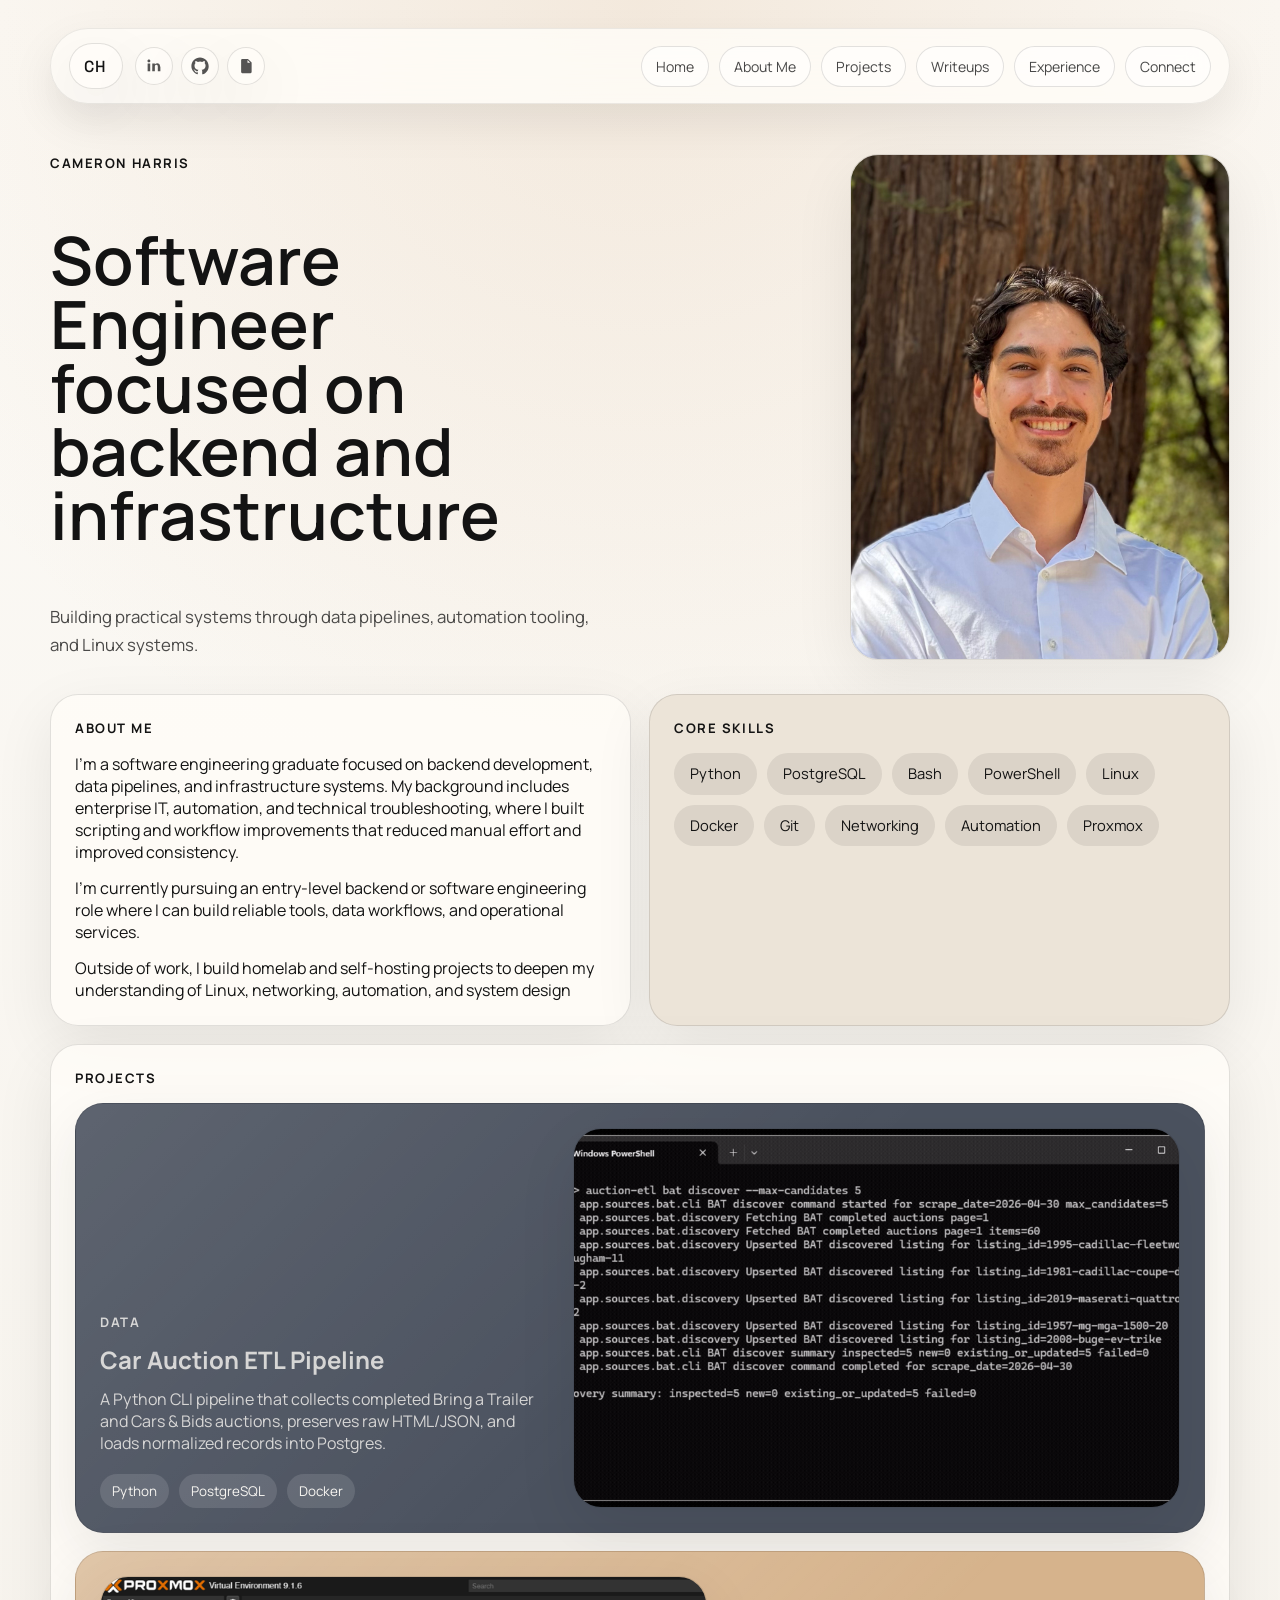
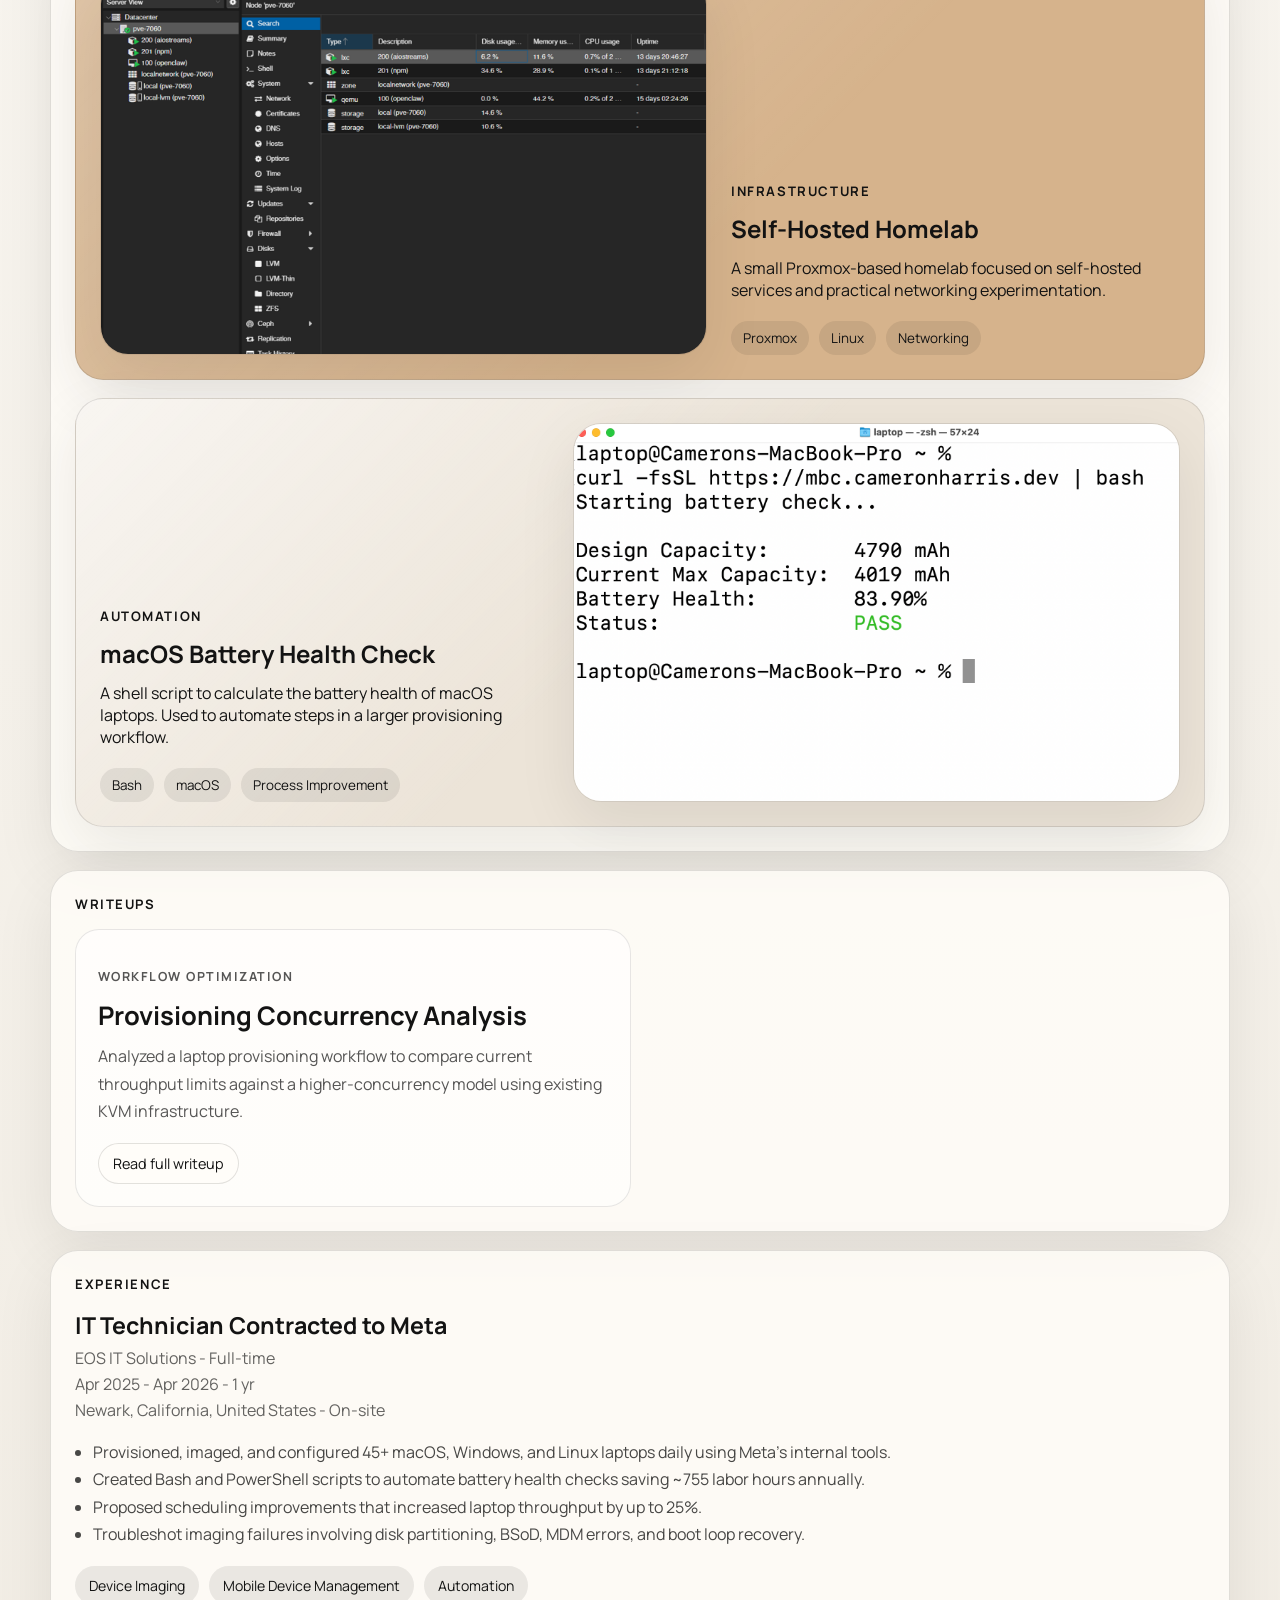
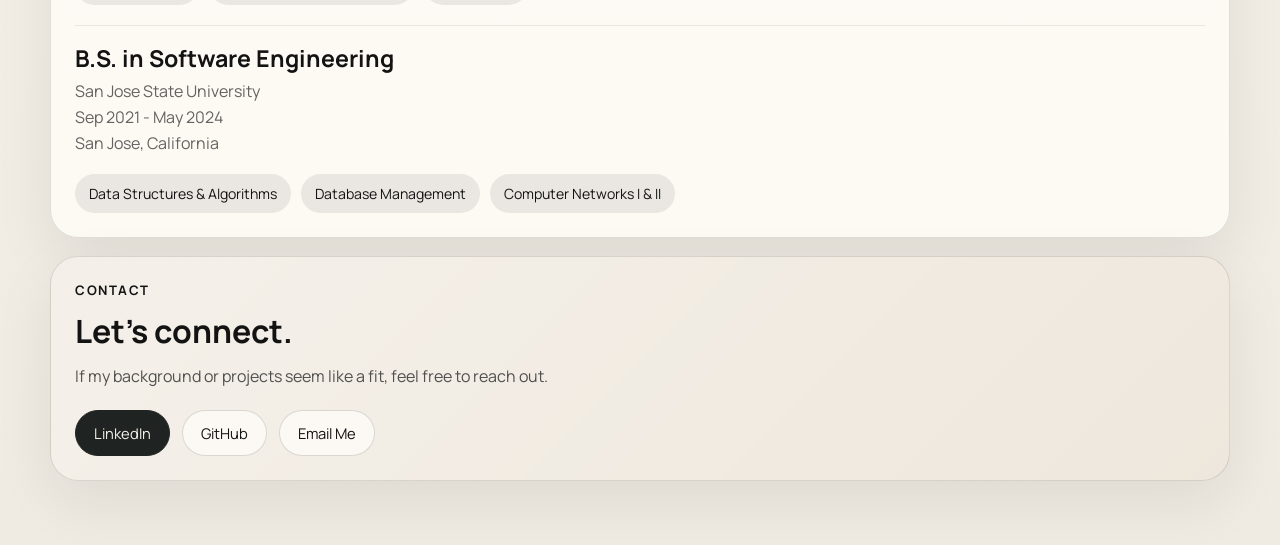
<file: index.html>
<!DOCTYPE html>
<html lang="en">
<head>
  <meta charset="UTF-8">
  <meta name="viewport" content="width=device-width, initial-scale=1.0">
  <title>Cameron Harris</title>
  <link rel="icon" type="image/svg+xml" href="images/favicon.svg">
  <link rel="preconnect" href="https://fonts.googleapis.com">
  <link rel="preconnect" href="https://fonts.gstatic.com" crossorigin>
  <link href="https://fonts.googleapis.com/css2?family=Cormorant+Garamond:wght@500;600&family=DM+Sans:wght@400;500;700&family=Manrope:wght@400;500;600;700&family=Space+Grotesk:wght@400;500;700&display=swap" rel="stylesheet">
  <link rel="stylesheet" href="styles.css">
</head>
<body class="theme-gallery">
  <main class="page-shell" id="top">
    <nav class="topbar topbar-sticky">
      <div class="brand-lockup">
        <a class="brand brand-logo" href="#top" aria-label="Home">CH</a>
        <div class="brand-socials" aria-label="Social links">
          <a class="brand-social icon-linkedin" href="https://www.linkedin.com/in/cameron-harris-937b9617b/" target="_blank" rel="noreferrer noopener" aria-label="LinkedIn">
            <svg viewBox="0 0 24 24" aria-hidden="true">
              <path d="M6.94 8.5V19H3.5V8.5h3.44ZM7.16 5.26c0 1.01-.76 1.82-1.94 1.82h-.02c-1.13 0-1.9-.81-1.9-1.82 0-1.03.79-1.82 1.94-1.82s1.89.79 1.92 1.82ZM20.5 12.58V19h-3.43v-6.02c0-1.51-.54-2.54-1.89-2.54-1.03 0-1.64.69-1.91 1.36-.1.24-.12.57-.12.91V19H9.71s.04-9.76 0-10.5h3.44v1.49c.46-.71 1.27-1.71 3.09-1.71 2.25 0 3.94 1.47 3.94 4.63Z"/>
            </svg>
          </a>
          <a class="brand-social icon-github" href="https://github.com/Cameron831" target="_blank" rel="noreferrer noopener" aria-label="GitHub">
            <svg viewBox="0 0 24 24" aria-hidden="true">
              <path d="M12 .5C5.65.5.5 5.66.5 12.02c0 5.09 3.29 9.4 7.86 10.93.57.11.78-.25.78-.55 0-.27-.01-.99-.02-1.95-3.2.7-3.88-1.54-3.88-1.54-.52-1.33-1.28-1.68-1.28-1.68-1.05-.72.08-.71.08-.71 1.16.08 1.77 1.2 1.77 1.2 1.03 1.77 2.7 1.26 3.36.97.1-.75.4-1.26.73-1.55-2.55-.29-5.23-1.28-5.23-5.68 0-1.25.45-2.27 1.19-3.07-.12-.29-.52-1.46.11-3.04 0 0 .97-.31 3.19 1.17a11.1 11.1 0 0 1 5.8 0c2.21-1.48 3.18-1.17 3.18-1.17.64 1.58.24 2.75.12 3.04.74.8 1.18 1.82 1.18 3.07 0 4.41-2.68 5.38-5.24 5.67.41.36.78 1.08.78 2.18 0 1.58-.02 2.85-.02 3.24 0 .3.2.67.79.55 4.56-1.53 7.84-5.84 7.84-10.93C23.5 5.66 18.35.5 12 .5Z"/>
            </svg>
          </a>
          <a class="brand-social icon-resume" href="resume.pdf" target="_blank" rel="noopener noreferrer" aria-label="Resume">
            <svg viewBox="0 0 24 24" aria-hidden="true">
              <path d="M7 2.5h7.59L19.5 7.41V20a1.5 1.5 0 0 1-1.5 1.5H7A1.5 1.5 0 0 1 5.5 20V4A1.5 1.5 0 0 1 7 2.5Zm7 1.5v3.5h3.5L14 4Zm-5 8h6v1.5H9V12Zm0 3h6v1.5H9V15Zm0-6h3.5v1.5H9V9Z"/>
            </svg>
          </a>
        </div>
      </div>
      <div class="topbar-actions">
        <a class="topbar-button" href="#top">Home</a>
        <a class="topbar-button" href="#about-me">About Me</a>
        <a class="topbar-button" href="#projects">Projects</a>
        <a class="topbar-button" href="#writeups">Writeups</a>
        <a class="topbar-button" href="#experience">Experience</a>
        <a class="topbar-button" href="#contact">Connect</a>
      </div>
    </nav>

    <section class="hero hero-gallery hero-gallery-deep">
      <div class="hero-gallery-copy">
        <p class="eyebrow">Cameron Harris</p>
        <h1>Software Engineer focused on backend and infrastructure</h1>
        <p class="hero-note hero-gallery-text">
          Building practical systems through data pipelines, automation tooling, and Linux systems.
        </p>
      </div>
      <div class="hero-headshot">
        <img class="hero-headshot-image" src="images/2026-portrait.png" alt="Portrait of Cameron Harris">
      </div>
    </section>

    <section class="gallery-intro-grid" id="about-me">
      <article class="intro-panel">
        <p class="section-label">About Me</p>
        <div class="about-copy">
          <p>
            I'm a software engineering graduate focused on backend development, data pipelines, and infrastructure systems. My background includes enterprise IT, automation, and technical troubleshooting, where I built scripting and workflow improvements that reduced manual effort and improved consistency.
          </p>
          <p>
            I'm currently pursuing an entry-level backend or software engineering role where I can build reliable tools, data workflows, and operational services.
          </p>
          <p>
            Outside of work, I build homelab and self-hosting projects to deepen my understanding of Linux, networking, automation, and system design
          </p>
        </div>
      </article>

      <article class="intro-panel intro-panel-alt">
        <p class="section-label">Core Skills</p>
        <div class="skills-cloud">
          <span>Python</span>
          <span>PostgreSQL</span>
          <span>Bash</span>
          <span>PowerShell</span>
          <span>Linux</span>
          <span>Docker</span>
          <span>Git</span>
          <span>Networking</span>
          <span>Automation</span>
          <span>Proxmox</span>
        </div>
      </article>
    </section>

    <section class="projects-section" id="projects">
      <article class="projects-panel">
        <p class="section-label">Projects</p>
        <div class="gallery-projects">
          <a class="project-showcase reversed tile-slate project-card-link" href="https://github.com/Cameron831/car-auction-etl" target="_blank" rel="noreferrer noopener" aria-label="View Car Auction ETL Pipeline on GitHub">
            <div class="project-media">
              <img class="project-image" src="images/etl-demo.gif" alt="Car Auction ETL pipeline demo">
            </div>
            <div class="tile-content">
              <p class="section-label">Data</p>
              <h2>Car Auction ETL Pipeline</h2>
              <p>A Python CLI pipeline that collects completed Bring a Trailer and Cars &amp; Bids auctions, preserves raw HTML/JSON, and loads normalized records into Postgres.</p>
              <div class="project-meta light">
                <span>Python</span>
                <span>PostgreSQL</span>
                <span>Docker</span>
              </div>
            </div>
          </a>

          <a class="project-showcase tile-amber project-card-link" href="https://github.com/Cameron831/mochiko-homelab" target="_blank" rel="noreferrer noopener" aria-label="View Self-Hosted Homelab on GitHub">
            <div class="project-media">
              <img class="project-image" src="images/proxmox.png" alt="Proxmox homelab dashboard screenshot">
            </div>
            <div class="tile-content">
              <p class="section-label">Infrastructure</p>
              <h2>Self-Hosted Homelab</h2>
              <p>A small Proxmox-based homelab focused on self-hosted services and practical networking experimentation.</p>
              <div class="project-meta">
                <span>Proxmox</span>
                <span>Linux</span>
                <span>Networking</span>
              </div>
            </div>
          </a>

          <a class="project-showcase reversed tile-ivory project-card-link" href="https://github.com/Cameron831/Mac-battery-health" target="_blank" rel="noreferrer noopener" aria-label="View MacOS Battery Health Check on GitHub">
            <div class="project-media">
              <img class="project-image" src="images/mac-battery-check.png" alt="MacOS battery health check script screenshot">
            </div>
            <div class="tile-content">
              <p class="section-label">Automation</p>
              <h2>macOS Battery Health Check</h2>
              <p>A shell script to calculate the battery health of macOS laptops. Used to automate steps in a larger provisioning workflow.</p>
              <div class="project-meta">
                <span>Bash</span>
                <span>macOS</span>
                <span>Process Improvement</span>
              </div>
            </div>
          </a>

        </div>
      </article>
    </section>

    <section class="writeups-section" id="writeups">
      <article class="writeups-panel">
        <p class="section-label">Writeups</p>
        <div class="writeups-grid">
          <article class="writeup-card">
            <p class="writeup-label">Workflow Optimization</p>
            <h2>Provisioning Concurrency Analysis</h2>
            <p>
              Analyzed a laptop provisioning workflow to compare current throughput limits against a higher-concurrency model using existing KVM infrastructure.
            </p>
            <a class="writeup-link" href="writeups/provisioning-concurrency-analysis.html">Read full writeup</a>
          </article>
        </div>
      </article>
    </section>

    <section class="experience-section" id="experience">
      <article class="experience-panel">
        <p class="section-label">Experience</p>

        <div class="experience-list">
          <article class="experience-item">
            <div class="experience-header">
              <div>
                <h2>IT Technician Contracted to Meta</h2>
                <p class="experience-meta">EOS IT Solutions - Full-time</p>
                <p class="experience-meta">Apr 2025 - Apr 2026 - 1 yr</p>
                <p class="experience-meta">Newark, California, United States - On-site</p>
              </div>
            </div>
            <ul class="experience-bullets">
              <li>Provisioned, imaged, and configured 45+ macOS, Windows, and Linux laptops daily using Meta's internal tools.</li>
              <li>Created Bash and PowerShell scripts to automate battery health checks saving ~755 labor hours annually.</li>
              <li>Proposed scheduling improvements that increased laptop throughput by up to 25%.</li>
              <li>Troubleshot imaging failures involving disk partitioning, BSoD, MDM errors, and boot loop recovery.</li>
            </ul>
            <div class="experience-tags">
              <span>Device Imaging</span>
              <span>Mobile Device Management</span>
              <span>Automation</span>
            </div>
          </article>

          <article class="experience-item">
            <div class="experience-header">
              <div>
                <h2>B.S. in Software Engineering</h2>
                <p class="experience-meta">San Jose State University</p>
                <p class="experience-meta">Sep 2021 - May 2024</p>
                <p class="experience-meta">San Jose, California</p>
              </div>
            </div>
            <div class="experience-tags">
              <span>Data Structures &amp; Algorithms</span>
              <span>Database Management</span>
              <span>Computer Networks I &amp; II</span>
            </div>
          </article>
        </div>
      </article>
    </section>

    <section class="contact-section" id="contact">
      <article class="contact-panel">
        <p class="section-label">Contact</p>
        <h2>Let's connect.</h2>
        <p class="contact-copy">
          If my background or projects seem like a fit, feel free to reach out.
        </p>
        <div class="contact-actions">
          <a class="contact-link primary" href="https://www.linkedin.com/in/cameron-harris-937b9617b/" target="_blank" rel="noreferrer noopener">LinkedIn</a>
          <a class="contact-link" href="https://github.com/Cameron831" target="_blank" rel="noreferrer noopener">GitHub</a>
          <a class="contact-link" href="mailto:me@cameronharris.dev">Email Me</a>
        </div>
      </article>
    </section>
  </main>
</body>
</html>
</file>
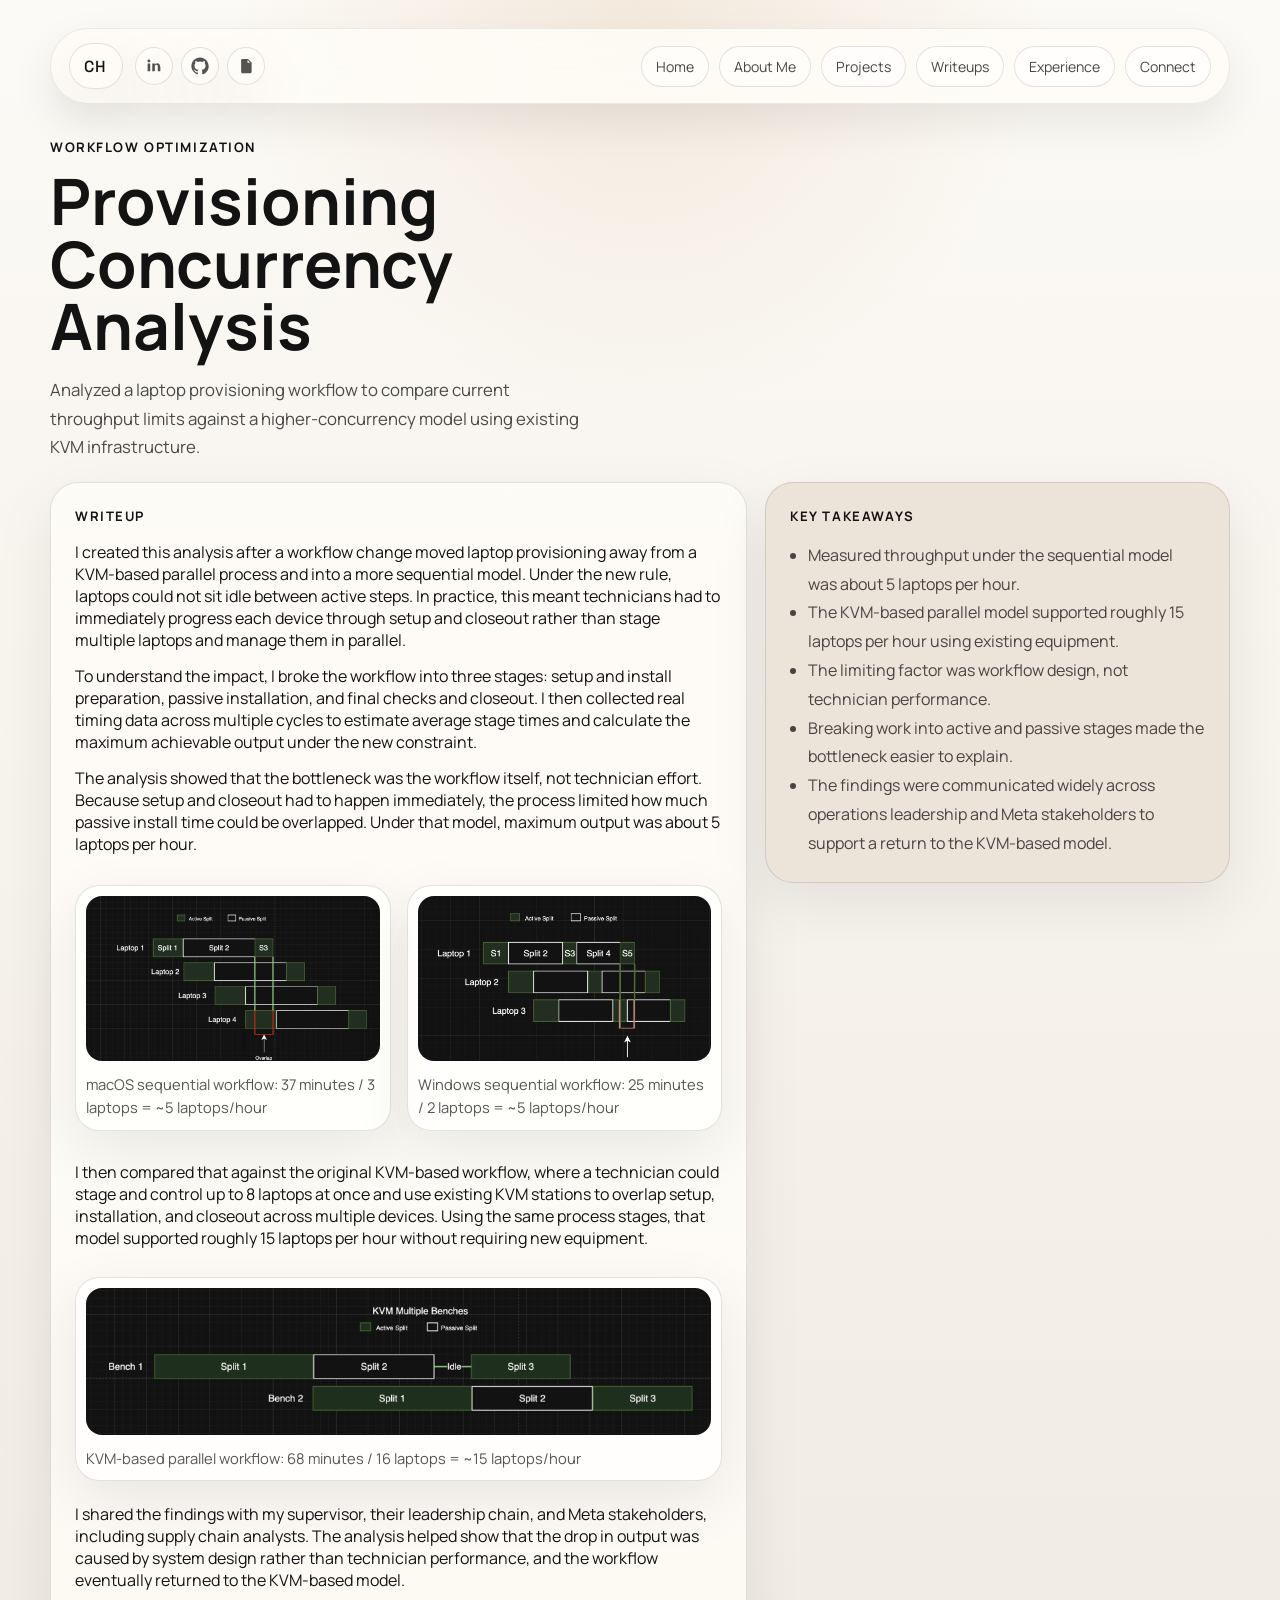
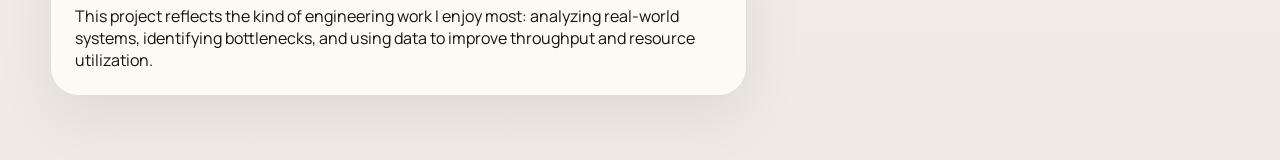
<file: writeups/provisioning-concurrency-analysis.html>
<!DOCTYPE html>
<html lang="en">
<head>
  <meta charset="UTF-8">
  <meta name="viewport" content="width=device-width, initial-scale=1.0">
  <title>Provisioning Concurrency Analysis | Cameron Harris</title>
  <meta name="description" content="Workflow optimization writeup by Cameron Harris on provisioning concurrency, overlap, and repeated process efficiency.">
  <link rel="icon" type="image/svg+xml" href="../images/favicon.svg">
  <link rel="preconnect" href="https://fonts.googleapis.com">
  <link rel="preconnect" href="https://fonts.gstatic.com" crossorigin>
  <link href="https://fonts.googleapis.com/css2?family=Cormorant+Garamond:wght@500;600&family=DM+Sans:wght@400;500;700&family=Manrope:wght@400;500;600;700&family=Space+Grotesk:wght@400;500;700&display=swap" rel="stylesheet">
  <link rel="stylesheet" href="../styles.css">
</head>
<body class="theme-gallery">
  <main class="page-shell">
    <nav class="topbar topbar-sticky">
      <div class="brand-lockup">
        <a class="brand brand-logo" href="../index.html#top" aria-label="Home">CH</a>
        <div class="brand-socials" aria-label="Social links">
          <a class="brand-social icon-linkedin" href="https://www.linkedin.com/in/cameron-harris-937b9617b/" target="_blank" rel="noreferrer noopener" aria-label="LinkedIn">
            <svg viewBox="0 0 24 24" aria-hidden="true">
              <path d="M6.94 8.5V19H3.5V8.5h3.44ZM7.16 5.26c0 1.01-.76 1.82-1.94 1.82h-.02c-1.13 0-1.9-.81-1.9-1.82 0-1.03.79-1.82 1.94-1.82s1.89.79 1.92 1.82ZM20.5 12.58V19h-3.43v-6.02c0-1.51-.54-2.54-1.89-2.54-1.03 0-1.64.69-1.91 1.36-.1.24-.12.57-.12.91V19H9.71s.04-9.76 0-10.5h3.44v1.49c.46-.71 1.27-1.71 3.09-1.71 2.25 0 3.94 1.47 3.94 4.63Z"/>
            </svg>
          </a>
          <a class="brand-social icon-github" href="https://github.com/Cameron831" target="_blank" rel="noreferrer noopener" aria-label="GitHub">
            <svg viewBox="0 0 24 24" aria-hidden="true">
              <path d="M12 .5C5.65.5.5 5.66.5 12.02c0 5.09 3.29 9.4 7.86 10.93.57.11.78-.25.78-.55 0-.27-.01-.99-.02-1.95-3.2.7-3.88-1.54-3.88-1.54-.52-1.33-1.28-1.68-1.28-1.68-1.05-.72.08-.71.08-.71 1.16.08 1.77 1.2 1.77 1.2 1.03 1.77 2.7 1.26 3.36.97.1-.75.4-1.26.73-1.55-2.55-.29-5.23-1.28-5.23-5.68 0-1.25.45-2.27 1.19-3.07-.12-.29-.52-1.46.11-3.04 0 0 .97-.31 3.19 1.17a11.1 11.1 0 0 1 5.8 0c2.21-1.48 3.18-1.17 3.18-1.17.64 1.58.24 2.75.12 3.04.74.8 1.18 1.82 1.18 3.07 0 4.41-2.68 5.38-5.24 5.67.41.36.78 1.08.78 2.18 0 1.58-.02 2.85-.02 3.24 0 .3.2.67.79.55 4.56-1.53 7.84-5.84 7.84-10.93C23.5 5.66 18.35.5 12 .5Z"/>
            </svg>
          </a>
          <a class="brand-social icon-resume" href="../resume.pdf" aria-label="Resume">
            <svg viewBox="0 0 24 24" aria-hidden="true">
              <path d="M7 2.5h7.59L19.5 7.41V20a1.5 1.5 0 0 1-1.5 1.5H7A1.5 1.5 0 0 1 5.5 20V4A1.5 1.5 0 0 1 7 2.5Zm7 1.5v3.5h3.5L14 4Zm-5 8h6v1.5H9V12Zm0 3h6v1.5H9V15Zm0-6h3.5v1.5H9V9Z"/>
            </svg>
          </a>
        </div>
      </div>
      <div class="topbar-actions">
        <a class="topbar-button" href="../index.html#top">Home</a>
        <a class="topbar-button" href="../index.html#about-me">About Me</a>
        <a class="topbar-button" href="../index.html#projects">Projects</a>
        <a class="topbar-button" href="../index.html#writeups">Writeups</a>
        <a class="topbar-button" href="../index.html#experience">Experience</a>
        <a class="topbar-button" href="../index.html#contact">Connect</a>
      </div>
    </nav>

    <a class="topbar-mobile-back" href="../index.html#writeups">&lsaquo; Writeups</a>
    <section class="writeup-page-hero">
      <p class="eyebrow">Workflow Optimization</p>
      <h1>Provisioning Concurrency Analysis</h1>
      <p class="hero-note hero-gallery-text">
        Analyzed a laptop provisioning workflow to compare current throughput limits against a higher-concurrency model using existing KVM infrastructure.
      </p>
    </section>

    <section class="writeup-page-layout">
      <article class="writeup-page-panel">
        <p class="section-label">Writeup</p>
        <div class="about-copy">
          <p>
            I created this analysis after a workflow change moved laptop provisioning away from a KVM-based parallel process and into a more sequential model. Under the new rule, laptops could not sit idle between active steps. In practice, this meant technicians had to immediately progress each device through setup and closeout rather than stage multiple laptops and manage them in parallel.
          </p>
          <p>
            To understand the impact, I broke the workflow into three stages: setup and install preparation, passive installation, and final checks and closeout. I then collected real timing data across multiple cycles to estimate average stage times and calculate the maximum achievable output under the new constraint.
          </p>
          <p>
            The analysis showed that the bottleneck was the workflow itself, not technician effort. Because setup and closeout had to happen immediately, the process limited how much passive install time could be overlapped. Under that model, maximum output was about 5 laptops per hour.
          </p>
          <div class="writeup-figure-grid">
            <figure class="writeup-figure">
              <img src="../images/mac-schedule.png" alt="Schedule diagram for the macOS provisioning workflow">
              <figcaption>macOS sequential workflow: 37 minutes / 3 laptops = ~5 laptops/hour</figcaption>
            </figure>
            <figure class="writeup-figure">
              <img src="../images/windows-schedule.png" alt="Schedule diagram for the Windows provisioning workflow">
              <figcaption>Windows sequential workflow: 25 minutes / 2 laptops = ~5 laptops/hour</figcaption>
            </figure>
          </div>
          <p>
            I then compared that against the original KVM-based workflow, where a technician could stage and control up to 8 laptops at once and use existing KVM stations to overlap setup, installation, and closeout across multiple devices. Using the same process stages, that model supported roughly 15 laptops per hour without requiring new equipment.
          </p>
          <figure class="writeup-figure writeup-figure-wide">
            <img src="../images/kvm-schedule.png" alt="Schedule diagram for the KVM-based parallel provisioning workflow">
            <figcaption>KVM-based parallel workflow: 68 minutes / 16 laptops = ~15 laptops/hour</figcaption>
          </figure>
          <p>
            I shared the findings with my supervisor, their leadership chain, and Meta stakeholders, including supply chain analysts. The analysis helped show that the drop in output was caused by system design rather than technician performance, and the workflow eventually returned to the KVM-based model.
          </p>
          <p>
            This project reflects the kind of engineering work I enjoy most: analyzing real-world systems, identifying bottlenecks, and using data to improve throughput and resource utilization.
          </p>
        </div>
      </article>

      <article class="writeup-page-panel writeup-page-panel-alt">
        <p class="section-label">Key Takeaways</p>
        <ul class="writeup-outline">
          <li>Measured throughput under the sequential model was about 5 laptops per hour.</li>
          <li>The KVM-based parallel model supported roughly 15 laptops per hour using existing equipment.</li>
          <li>The limiting factor was workflow design, not technician performance.</li>
          <li>Breaking work into active and passive stages made the bottleneck easier to explain.</li>
          <li>The findings were communicated widely across operations leadership and Meta stakeholders to support a return to the KVM-based model.</li>
        </ul>
      </article>
    </section>
  </main>
</body>
</html>
</file>
<file: styles.css>
:root {
  --cream: #f7f3ec;
  --paper: #fffdf8;
  --sand: #eadfce;
  --olive: #7b8369;
  --ink: #131313;
  --charcoal: #272727;
  --mist: #dce3df;
  --stone: #d3cec5;
  --slate: #32363d;
  --amber: #c69058;
  --line: rgba(19, 19, 19, 0.12);
  --shadow: 0 20px 60px rgba(19, 19, 19, 0.08);
}

* {
  box-sizing: border-box;
}

html {
  scroll-behavior: smooth;
  scroll-padding-top: 110px;
}

body {
  margin: 0;
  min-height: 100vh;
  color: var(--ink);
  background: linear-gradient(180deg, #f9f6f1 0%, #f2ede6 100%);
  font-family: "Manrope", sans-serif;
}

a {
  color: inherit;
  text-decoration: none;
}

p,
h1,
h2,
h3,
ul {
  margin: 0;
}

.gallery-page {
  background:
    radial-gradient(circle at top left, rgba(198, 144, 88, 0.18), transparent 28%),
    linear-gradient(180deg, #fbf8f3 0%, #efe8de 100%);
}

.gallery-shell,
.page-shell {
  width: min(1180px, calc(100% - 40px));
  margin: 0 auto;
  padding: 28px 0 64px;
}

.gallery-hero,
.hero,
.terminal-frame,
.split-left,
.split-right,
.editorial-grid article,
.soft-card,
.mono-panel,
.mono-stack,
.project-tile {
  animation: rise 700ms ease both;
}

.gallery-hero {
  padding: 48px 0 32px;
}

.eyebrow,
.section-label {
  letter-spacing: 0.12em;
  text-transform: uppercase;
  font-size: 0.82rem;
  font-weight: 700;
}

.gallery-hero h1,
.hero h1,
.split-left h1,
.terminal-copy h1 {
  font-size: clamp(2.35rem, 5.2vw, 4.8rem);
  line-height: 0.96;
  font-weight: 600;
  max-width: 11ch;
}

.gallery-copy,
.hero-note,
.split-left p,
.terminal-copy p,
.soft-intro p {
  max-width: 38rem;
  color: rgba(19, 19, 19, 0.76);
  font-size: 1.05rem;
  line-height: 1.7;
}

.gallery-grid {
  display: grid;
  grid-template-columns: repeat(auto-fit, minmax(220px, 1fr));
  gap: 18px;
}

.gallery-card {
  min-height: 220px;
  padding: 24px;
  border: 1px solid var(--line);
  border-radius: 28px;
  background: rgba(255, 253, 248, 0.82);
  box-shadow: var(--shadow);
  transition: transform 180ms ease, border-color 180ms ease;
}

.gallery-card:hover {
  transform: translateY(-6px);
  border-color: rgba(19, 19, 19, 0.28);
}

.gallery-number {
  display: inline-block;
  margin-bottom: 42px;
  font-size: 0.92rem;
  color: rgba(19, 19, 19, 0.55);
}

.gallery-card h2,
.feature-card h2,
.soft-card h2,
.mono-panel h2,
.split-project h2,
.project-tile h2 {
  font-size: 1.9rem;
  line-height: 1.05;
  margin-bottom: 12px;
}

.gallery-card p,
.feature-card p,
.mini-card p,
.soft-card p,
.mono-panel p,
.split-project p,
.project-tile p {
  line-height: 1.65;
  color: rgba(19, 19, 19, 0.72);
}

.topbar {
  display: flex;
  align-items: center;
  justify-content: space-between;
  gap: 18px;
  padding: 12px 0 28px;
}

.topbar-sticky {
  position: sticky;
  top: 12px;
  z-index: 20;
  padding: 14px 18px;
  margin-bottom: 24px;
  border: 1px solid rgba(19, 19, 19, 0.08);
  border-radius: 999px;
  background: rgba(255, 253, 248, 0.82);
  backdrop-filter: blur(18px);
  box-shadow: 0 18px 45px rgba(19, 19, 19, 0.08);
}

.brand,
.topbar-links,
.mono-meta,
.mono-stack ul {
  font-family: "Space Grotesk", sans-serif;
}

.brand-lockup {
  display: flex;
  align-items: center;
  gap: 12px;
}

.brand {
  font-size: 0.95rem;
  font-weight: 500;
}

.brand-logo,
.brand-social {
  display: inline-flex;
  align-items: center;
  justify-content: center;
  width: 42px;
  height: 42px;
  border-radius: 999px;
  border: 1px solid rgba(19, 19, 19, 0.12);
  background: rgba(255, 253, 248, 0.75);
  box-shadow: var(--shadow);
}

.brand-logo {
  min-width: 54px;
  height: 46px;
  padding: 0 14px;
  font-size: 1rem;
  letter-spacing: 0.08em;
}

.brand-socials {
  display: flex;
  gap: 8px;
}

.brand-social {
  width: 38px;
  height: 38px;
  color: rgba(19, 19, 19, 0.72);
}

.brand-social svg {
  width: 18px;
  height: 18px;
  fill: currentColor;
}

.topbar-links {
  display: flex;
  gap: 18px;
  color: rgba(19, 19, 19, 0.6);
  font-size: 0.9rem;
}

.topbar-actions {
  display: flex;
  align-items: center;
  gap: 10px;
  flex-wrap: wrap;
  justify-content: flex-end;
}

.topbar-button {
  display: inline-flex;
  align-items: center;
  justify-content: center;
  padding: 10px 14px;
  border-radius: 999px;
  border: 1px solid rgba(19, 19, 19, 0.12);
  background: rgba(255, 255, 255, 0.55);
  font-size: 0.88rem;
  color: rgba(19, 19, 19, 0.78);
}

.topbar-mobile-back {
  display: none;
  align-items: center;
  justify-content: center;
  width: fit-content;
  margin-top: 10px;
  margin-bottom: 0;
  padding: 9px 12px;
  border-radius: 999px;
  border: 1px solid rgba(19, 19, 19, 0.12);
  background: rgba(255, 255, 255, 0.55);
  font-size: 0.82rem;
  line-height: 1;
  color: rgba(19, 19, 19, 0.78);
  white-space: nowrap;
}

.hero {
  display: flex;
  justify-content: space-between;
  gap: 24px;
  padding: 26px 0 34px;
  align-items: end;
}

.hero-editorial h1,
.split-left h1 {
  font-family: "Cormorant Garamond", serif;
  font-weight: 600;
}

.editorial-grid {
  display: grid;
  grid-template-columns: 1.4fr 1fr 0.9fr;
  gap: 18px;
}

.editorial-grid article,
.soft-card,
.mono-panel,
.mono-stack,
.split-project,
.project-tile,
.terminal-frame {
  border-radius: 28px;
  border: 1px solid var(--line);
  box-shadow: var(--shadow);
}

.statement-card,
.mini-card,
.feature-card {
  padding: 26px;
  background: rgba(255, 253, 248, 0.88);
}

.statement-card {
  min-height: 360px;
  display: flex;
  align-items: end;
  background:
    linear-gradient(180deg, rgba(255, 255, 255, 0.3), rgba(255, 255, 255, 0.8)),
    radial-gradient(circle at top left, rgba(123, 131, 105, 0.25), transparent 35%);
}

.large-quote {
  font-family: "Cormorant Garamond", serif;
  font-size: clamp(2rem, 3vw, 3.25rem);
  line-height: 1.02;
  max-width: 10ch;
}

.warm-panel {
  background: #efe6d8;
}

.dark-panel {
  background: #1f2321;
  color: #f7f1e6;
}

.dark-panel p,
.dark-panel a {
  color: rgba(247, 241, 230, 0.8);
}

.tag-row {
  display: flex;
  flex-wrap: wrap;
  gap: 10px;
  padding: 0;
  list-style: none;
  margin-top: 18px;
}

.tag-row li {
  padding: 8px 12px;
  border-radius: 999px;
  background: rgba(19, 19, 19, 0.06);
  font-size: 0.86rem;
}

.theme-soft {
  background:
    radial-gradient(circle at top right, rgba(123, 131, 105, 0.18), transparent 26%),
    linear-gradient(180deg, #fcfaf6 0%, #efebe3 100%);
}

.hero-soft {
  align-items: center;
}

.soft-intro h1 {
  max-width: 11ch;
}

.soft-orbit {
  width: min(36vw, 340px);
  aspect-ratio: 1;
  display: grid;
  place-items: center;
  border-radius: 50%;
  background:
    radial-gradient(circle, rgba(255, 255, 255, 0.68) 0%, rgba(255, 255, 255, 0.2) 48%, transparent 49%),
    conic-gradient(from 220deg, rgba(198, 144, 88, 0.18), rgba(123, 131, 105, 0.4), rgba(220, 227, 223, 0.65), rgba(198, 144, 88, 0.18));
}

.orbit-core {
  width: 68%;
  aspect-ratio: 1;
  border-radius: 50%;
  display: grid;
  place-items: center;
  text-align: center;
  padding: 24px;
  background: rgba(255, 252, 246, 0.9);
  border: 1px solid rgba(19, 19, 19, 0.08);
}

.orbit-core span {
  font-size: 0.75rem;
  text-transform: uppercase;
  letter-spacing: 0.12em;
  color: rgba(19, 19, 19, 0.55);
}

.orbit-core strong {
  font-size: 1.35rem;
  line-height: 1.2;
  font-weight: 600;
}

.soft-project-grid {
  display: grid;
  grid-template-columns: repeat(3, 1fr);
  gap: 18px;
}

.soft-card {
  min-height: 260px;
  padding: 24px;
}

.accent-sand {
  background: #efe3d1;
}

.accent-mist {
  background: #e2e7e2;
}

.accent-ink {
  background: #e8e4de;
}

.theme-mono {
  background:
    radial-gradient(circle at top left, rgba(188, 205, 196, 0.1), transparent 20%),
    #f4f5f3;
  color: #131614;
}

.mono-topbar,
.terminal-copy,
.mono-stack,
.mono-meta {
  font-family: "Space Grotesk", sans-serif;
}

.terminal-frame {
  background: #101311;
  color: #eef2ec;
  overflow: hidden;
}

.terminal-bar {
  display: flex;
  gap: 10px;
  padding: 18px 20px 0;
}

.terminal-bar span {
  width: 11px;
  height: 11px;
  border-radius: 50%;
  background: rgba(255, 255, 255, 0.3);
}

.terminal-copy {
  padding: 28px 24px 32px;
}

.terminal-copy p {
  color: rgba(238, 242, 236, 0.72);
}

.mono-layout {
  display: grid;
  grid-template-columns: 1.35fr 0.9fr;
  gap: 18px;
  margin-top: 18px;
}

.mono-panel,
.mono-stack {
  padding: 24px;
  background: rgba(255, 255, 255, 0.64);
}

.mono-panel.subtle {
  grid-column: 1 / -1;
}

.mono-meta {
  display: flex;
  gap: 12px;
  margin-top: 18px;
  flex-wrap: wrap;
  color: rgba(19, 22, 20, 0.56);
  font-size: 0.9rem;
}

.mono-stack ul {
  padding-left: 18px;
  margin-top: 14px;
  color: rgba(19, 22, 20, 0.74);
}

.theme-split {
  background: linear-gradient(90deg, #f3ecdf 0%, #f3ecdf 45%, #1f2421 45%, #1f2421 100%);
}

.split-shell {
  min-height: 100vh;
  display: grid;
  grid-template-columns: 1fr 1fr;
}

.split-left,
.split-right {
  padding: 48px min(5vw, 48px);
}

.split-left {
  display: flex;
  flex-direction: column;
  justify-content: center;
  gap: 24px;
}

.ghost-link {
  display: inline-flex;
  width: fit-content;
  padding: 12px 16px;
  border: 1px solid rgba(19, 19, 19, 0.18);
  border-radius: 999px;
}

.split-right {
  display: flex;
  flex-direction: column;
  justify-content: center;
  gap: 18px;
  color: #f5f0e6;
}

.split-project {
  padding: 28px;
  background: rgba(255, 255, 255, 0.04);
  border-color: rgba(255, 255, 255, 0.1);
}

.split-project p,
.split-project .section-label {
  color: rgba(245, 240, 230, 0.78);
}

.project-stat {
  display: flex;
  justify-content: space-between;
  gap: 18px;
  padding-top: 24px;
  margin-top: 20px;
  border-top: 1px solid rgba(255, 255, 255, 0.12);
}

.secondary {
  background: rgba(255, 255, 255, 0.02);
}

.theme-gallery {
  background:
    radial-gradient(circle at top center, rgba(198, 144, 88, 0.16), transparent 22%),
    linear-gradient(180deg, #fcfaf6 0%, #f0ebe2 100%);
}

.hero-gallery-deep {
  align-items: stretch;
  gap: 32px;
}

.hero-gallery-copy {
  display: flex;
  flex-direction: column;
  justify-content: space-between;
  gap: 20px;
}

.hero-gallery h1 {
  max-width: 12ch;
}

.hero-gallery-text {
  max-width: 34rem;
}

.headshot-card,
.intro-panel,
.project-showcase,
.image-placeholder {
  border-radius: 28px;
  border: 1px solid var(--line);
  box-shadow: var(--shadow);
  animation: rise 700ms ease both;
}

.headshot-card {
  width: min(360px, 100%);
  padding: 18px;
  background: rgba(255, 253, 248, 0.84);
}

.hero-headshot {
  width: min(380px, 100%);
  flex-shrink: 0;
  animation: rise 700ms ease both;
}

.hero-headshot-image {
  display: block;
  width: 100%;
  min-height: 420px;
  border-radius: 28px;
  border: 1px solid var(--line);
  box-shadow: var(--shadow);
  object-fit: cover;
  object-position: center;
}

.image-placeholder {
  min-height: 280px;
  display: grid;
  place-items: center;
  background:
    linear-gradient(135deg, rgba(255, 255, 255, 0.55), rgba(255, 255, 255, 0.18)),
    repeating-linear-gradient(135deg, rgba(19, 19, 19, 0.04) 0, rgba(19, 19, 19, 0.04) 14px, transparent 14px, transparent 28px),
    #e7dfd3;
}

.image-placeholder.dark {
  background:
    linear-gradient(135deg, rgba(255, 255, 255, 0.08), rgba(255, 255, 255, 0.02)),
    repeating-linear-gradient(135deg, rgba(255, 255, 255, 0.06) 0, rgba(255, 255, 255, 0.06) 14px, transparent 14px, transparent 28px),
    #3a4049;
}

.image-placeholder span {
  font-family: "Space Grotesk", sans-serif;
  font-size: 0.82rem;
  letter-spacing: 0.12em;
  text-transform: uppercase;
  color: rgba(19, 19, 19, 0.52);
}

.image-placeholder.dark span {
  color: rgba(247, 245, 241, 0.72);
}

.hero-headshot .image-placeholder {
  min-height: 420px;
}

.gallery-intro-grid {
  display: grid;
  grid-template-columns: 1fr 1fr;
  gap: 18px;
  margin-bottom: 18px;
}

.intro-panel {
  min-height: 220px;
  padding: 24px;
  background: rgba(255, 253, 248, 0.78);
}

.about-copy {
  display: grid;
  gap: 14px;
  margin-top: 16px;
}

.skills-cloud {
  display: flex;
  flex-wrap: wrap;
  gap: 10px;
  margin-top: 16px;
}

.skills-cloud span {
  padding: 12px 16px;
  border-radius: 999px;
  background: rgba(19, 19, 19, 0.08);
  font-size: 0.92rem;
  line-height: 1.2;
}

.intro-panel-alt {
  background: #ece4d8;
}

.projects-section,
.writeups-section,
.experience-section {
  margin-top: 18px;
}

.projects-panel {
  padding: 24px;
  border-radius: 28px;
  border: 1px solid var(--line);
  background: rgba(255, 253, 248, 0.82);
  box-shadow: var(--shadow);
  animation: rise 700ms ease both;
}

.gallery-projects {
  display: grid;
  gap: 18px;
  margin-top: 16px;
}

.contact-section {
  margin-top: 18px;
}

.experience-panel {
  padding: 24px;
  border-radius: 28px;
  border: 1px solid var(--line);
  background: rgba(255, 253, 248, 0.82);
  box-shadow: var(--shadow);
  animation: rise 700ms ease both;
}

.experience-list {
  display: grid;
  gap: 20px;
  margin-top: 16px;
}

.experience-item {
  padding-top: 4px;
}

.experience-item + .experience-item {
  padding-top: 20px;
  border-top: 1px solid rgba(19, 19, 19, 0.08);
}

.experience-header h2 {
  font-size: 1.45rem;
  line-height: 1.1;
  margin-bottom: 8px;
}

.experience-meta {
  color: rgba(19, 19, 19, 0.66);
  line-height: 1.6;
}

.experience-bullets {
  margin: 16px 0 0;
  padding-left: 18px;
  color: rgba(19, 19, 19, 0.78);
  line-height: 1.7;
}

.experience-tags {
  display: flex;
  flex-wrap: wrap;
  gap: 10px;
  margin-top: 18px;
}

.experience-tags span {
  padding: 10px 14px;
  border-radius: 999px;
  background: rgba(19, 19, 19, 0.08);
  font-size: 0.88rem;
}

.writeups-panel {
  padding: 24px;
  border-radius: 28px;
  border: 1px solid var(--line);
  background: rgba(255, 253, 248, 0.82);
  box-shadow: var(--shadow);
  animation: rise 700ms ease both;
}

.writeups-grid {
  display: grid;
  grid-template-columns: repeat(2, minmax(0, 1fr));
  gap: 18px;
  margin-top: 16px;
}

.writeup-card {
  padding: 22px;
  border-radius: 24px;
  border: 1px solid rgba(19, 19, 19, 0.1);
  background: rgba(255, 255, 255, 0.56);
}

.writeup-label {
  font-size: 0.78rem;
  font-weight: 700;
  letter-spacing: 0.12em;
  text-transform: uppercase;
  color: rgba(19, 19, 19, 0.58);
}

.writeup-card h2 {
  margin-top: 14px;
  font-size: 1.6rem;
  line-height: 1.08;
}

.writeup-card p {
  margin-top: 14px;
  color: rgba(19, 19, 19, 0.72);
  line-height: 1.7;
}

.writeup-link {
  display: inline-flex;
  margin-top: 18px;
  padding: 10px 14px;
  border-radius: 999px;
  border: 1px solid rgba(19, 19, 19, 0.12);
  background: rgba(255, 253, 248, 0.8);
  font-size: 0.9rem;
}

.writeup-page-hero {
  padding: 10px 0 20px;
}

.writeup-page-hero .eyebrow {
  margin-top: 0;
  margin-bottom: 14px;
}

.writeup-page-hero h1 {
  font-size: clamp(2.5rem, 5vw, 4.4rem);
  line-height: 0.98;
  max-width: 12ch;
  margin-bottom: 18px;
}

.writeup-page-layout {
  display: grid;
  grid-template-columns: 1.2fr 0.8fr;
  gap: 18px;
  align-items: start;
}

.writeup-page-panel {
  padding: 24px;
  border-radius: 28px;
  border: 1px solid var(--line);
  background: rgba(255, 253, 248, 0.82);
  box-shadow: var(--shadow);
  animation: rise 700ms ease both;
}

.writeup-page-panel-alt {
  background: #ece4d8;
}

.writeup-outline {
  margin-top: 16px;
  padding-left: 18px;
  line-height: 1.8;
  color: rgba(19, 19, 19, 0.76);
}

.writeup-figure-grid {
  display: grid;
  grid-template-columns: repeat(2, minmax(0, 1fr));
  gap: 16px;
  margin: 8px 0 8px;
  align-items: start;
}

.writeup-figure {
  margin: 8px 0;
  padding: 10px;
  border-radius: 24px;
  border: 1px solid var(--line);
  background: rgba(255, 255, 255, 0.68);
  box-shadow: var(--shadow);
}

.writeup-figure img {
  display: block;
  width: 100%;
  border-radius: 16px;
}

.writeup-figure figcaption {
  margin-top: 12px;
  font-size: 0.92rem;
  line-height: 1.6;
  color: rgba(19, 19, 19, 0.72);
}

.writeup-figure-grid .writeup-figure {
  display: flex;
  flex-direction: column;
  align-items: flex-start;
  align-self: start;
}

.writeup-figure-grid .writeup-figure img {
  aspect-ratio: 16 / 9;
  object-fit: cover;
  object-position: top center;
}

.writeup-figure-wide {
  margin-top: 14px;
}

.contact-panel {
  padding: 24px;
  border-radius: 28px;
  border: 1px solid var(--line);
  background:
    linear-gradient(135deg, rgba(255, 255, 255, 0.45), rgba(255, 255, 255, 0.12)),
    #ece4d8;
  box-shadow: var(--shadow);
  animation: rise 700ms ease both;
}

.contact-panel h2 {
  font-size: 2rem;
  line-height: 1.05;
  margin-top: 16px;
}

.contact-copy {
  max-width: 38rem;
  margin-top: 14px;
  color: rgba(19, 19, 19, 0.72);
  line-height: 1.7;
}

.contact-actions {
  display: flex;
  flex-wrap: wrap;
  gap: 12px;
  margin-top: 20px;
}

.contact-link {
  display: inline-flex;
  align-items: center;
  justify-content: center;
  padding: 12px 18px;
  border-radius: 999px;
  border: 1px solid rgba(19, 19, 19, 0.14);
  background: rgba(255, 253, 248, 0.72);
  font-size: 0.92rem;
}

.contact-link.primary {
  background: #1f2321;
  border-color: #1f2321;
  color: #f7f3ec;
}


.project-showcase {
  min-height: 320px;
  display: grid;
  grid-template-columns: 1.15fr 0.85fr;
  gap: 24px;
  padding: 24px;
}

.project-card-link {
  color: inherit;
}

.project-showcase.reversed {
  grid-template-columns: 0.85fr 1.15fr;
}

.project-showcase.reversed .project-media {
  order: 2;
}

.project-showcase.reversed .tile-content {
  order: 1;
}

.project-media {
  display: flex;
  align-items: stretch;
}

.project-image {
  width: 100%;
  height: 100%;
  min-height: 280px;
  aspect-ratio: 16 / 10;
  display: block;
  object-fit: cover;
  object-position: center;
  border-radius: 28px;
  border: 1px solid var(--line);
  box-shadow: var(--shadow);
}

.project-media .image-placeholder {
  width: 100%;
  min-height: 280px;
  aspect-ratio: 16 / 10;
}

.tile-content {
  max-width: 30rem;
  display: flex;
  flex-direction: column;
  justify-content: end;
  gap: 12px;
}

.project-meta {
  display: flex;
  flex-wrap: wrap;
  gap: 10px;
  margin-top: 8px;
}

.project-meta span {
  padding: 8px 12px;
  border-radius: 999px;
  background: rgba(19, 19, 19, 0.08);
  font-size: 0.84rem;
}

.project-meta.light span {
  background: rgba(255, 255, 255, 0.12);
  color: #f7f5f1;
}

.tile-amber {
  background:
    linear-gradient(135deg, rgba(255, 255, 255, 0.24), transparent 60%),
    #d6b38c;
}

.tile-ivory {
  background:
    linear-gradient(135deg, rgba(255, 255, 255, 0.65), transparent 50%),
    #ece4d8;
}

.tile-slate {
  background:
    linear-gradient(135deg, rgba(255, 255, 255, 0.1), transparent 55%),
    #4b525f;
  color: #f7f5f1;
}

.tile-slate p,
.tile-slate .section-label,
.tile-slate .tile-content {
  color: rgba(247, 245, 241, 0.8);
}

.theme-soft-studio {
  background:
    radial-gradient(circle at top left, rgba(198, 144, 88, 0.16), transparent 24%),
    radial-gradient(circle at top right, rgba(123, 131, 105, 0.18), transparent 22%),
    linear-gradient(180deg, #faf7f1 0%, #efebe3 100%);
}

.soft-studio-hero {
  display: grid;
  grid-template-columns: 1.3fr 0.8fr;
  gap: 18px;
  padding: 24px 0 18px;
}

.soft-studio-copy,
.soft-studio-aside,
.studio-feature,
.studio-sidebar,
.studio-card,
.edge-card,
.edge-badge,
.rams-block {
  animation: rise 700ms ease both;
}

.soft-studio-copy h1,
.edge-copy h1,
.rams-hero h1 {
  font-size: clamp(2.8rem, 6vw, 5.2rem);
  line-height: 0.96;
  max-width: 10ch;
}

.soft-studio-copy p,
.edge-copy p,
.rams-hero p {
  font-size: 1.02rem;
  line-height: 1.7;
  color: rgba(19, 19, 19, 0.72);
}

.soft-studio-aside {
  display: flex;
  align-items: end;
}

.signal-card {
  width: 100%;
  padding: 22px;
  border-radius: 28px;
  border: 1px solid var(--line);
  background: rgba(255, 253, 248, 0.78);
  box-shadow: var(--shadow);
}

.signal-dot {
  display: inline-block;
  width: 10px;
  height: 10px;
  margin-bottom: 18px;
  border-radius: 50%;
  background: #75806b;
}

.soft-studio-grid {
  display: grid;
  grid-template-columns: 1.2fr 0.8fr;
  gap: 18px;
}

.studio-feature,
.studio-sidebar,
.studio-card {
  padding: 24px;
  border-radius: 28px;
  border: 1px solid var(--line);
  box-shadow: var(--shadow);
}

.studio-feature {
  background: rgba(255, 252, 246, 0.86);
  min-height: 280px;
}

.studio-sidebar {
  background: #e2e7e1;
}

.studio-sidebar ul {
  margin-top: 16px;
  padding-left: 18px;
  line-height: 1.9;
  color: rgba(19, 19, 19, 0.72);
}

.studio-tags {
  display: flex;
  gap: 10px;
  flex-wrap: wrap;
  margin-top: 18px;
}

.studio-tags span {
  padding: 8px 12px;
  border-radius: 999px;
  background: rgba(19, 19, 19, 0.06);
  font-size: 0.84rem;
}

.studio-card.muted {
  background: #eee3d2;
}

.studio-card.dark {
  background: #242826;
  color: #f6f1e8;
}

.studio-card.dark p,
.studio-card.dark .section-label {
  color: rgba(246, 241, 232, 0.78);
}

.theme-night-edge {
  background:
    radial-gradient(circle at top right, rgba(197, 207, 255, 0.12), transparent 18%),
    linear-gradient(180deg, #111317 0%, #1a1e23 100%);
  color: #eef0f2;
}

.edge-topbar .topbar-links,
.theme-night-edge .brand,
.theme-night-edge .section-label,
.theme-night-edge p {
  color: rgba(238, 240, 242, 0.76);
}

.edge-hero {
  display: flex;
  justify-content: space-between;
  align-items: end;
  gap: 24px;
  padding: 26px 0 30px;
}

.edge-copy p {
  color: rgba(238, 240, 242, 0.74);
  max-width: 38rem;
}

.edge-badge {
  min-width: 180px;
  padding: 22px;
  border-radius: 28px;
  border: 1px solid rgba(255, 255, 255, 0.1);
  background: rgba(255, 255, 255, 0.04);
  box-shadow: 0 18px 50px rgba(0, 0, 0, 0.32);
}

.edge-badge span {
  display: block;
  margin-bottom: 12px;
  font-size: 0.74rem;
  text-transform: uppercase;
  letter-spacing: 0.12em;
}

.edge-badge strong {
  font-size: 3.6rem;
  line-height: 1;
  color: #f7f7f5;
}

.edge-grid {
  display: grid;
  grid-template-columns: 1.3fr 0.8fr;
  gap: 18px;
}

.edge-card {
  padding: 24px;
  border-radius: 28px;
  border: 1px solid rgba(255, 255, 255, 0.1);
  background: linear-gradient(180deg, rgba(255, 255, 255, 0.045), rgba(255, 255, 255, 0.02));
  box-shadow: 0 18px 50px rgba(0, 0, 0, 0.32);
}

.edge-main {
  min-height: 280px;
}

.edge-list ul {
  margin-top: 16px;
  padding-left: 18px;
  line-height: 1.9;
}

.theme-rams-owens {
  background: linear-gradient(180deg, #f4f1ea 0%, #e8e2d7 100%);
  color: #161616;
}

.rams-shell {
  width: min(1180px, calc(100% - 48px));
  margin: 0 auto;
  padding: 28px 0 72px;
}

.rams-header {
  display: flex;
  justify-content: space-between;
  align-items: center;
  padding-bottom: 44px;
}

.rams-mark {
  font-family: "Space Grotesk", sans-serif;
  font-size: 0.86rem;
  letter-spacing: 0.14em;
}

.rams-hero {
  display: grid;
  grid-template-columns: 1fr 1fr;
  gap: 18px;
  padding-bottom: 34px;
}

.rams-grid {
  display: grid;
  grid-template-columns: 1fr 1fr 0.9fr;
  gap: 18px;
}

.rams-block {
  min-height: 280px;
  padding: 24px;
  border-radius: 0;
  border: 1px solid rgba(22, 22, 22, 0.14);
}

.rams-block.pale {
  background: rgba(255, 253, 248, 0.72);
}

.rams-block.dark {
  background: #1d1d1b;
  color: #f2eee7;
  border-color: rgba(29, 29, 27, 0.8);
}

.rams-block.dark p,
.rams-block.dark .section-label {
  color: rgba(242, 238, 231, 0.76);
}

.rams-block.line {
  background:
    linear-gradient(180deg, rgba(255, 255, 255, 0.3), rgba(255, 255, 255, 0.1)),
    repeating-linear-gradient(180deg, transparent 0, transparent 24px, rgba(22, 22, 22, 0.06) 24px, rgba(22, 22, 22, 0.06) 25px);
}

@keyframes rise {
  from {
    opacity: 0;
    transform: translateY(20px);
  }

  to {
    opacity: 1;
    transform: translateY(0);
  }
}

@media (max-width: 1000px) {
  .hero,
  .hero-soft,
  .split-shell,
  .editorial-grid,
  .soft-project-grid,
  .mono-layout,
  .soft-studio-hero,
  .soft-studio-grid,
  .edge-grid,
  .rams-hero,
  .rams-grid,
  .gallery-intro-grid,
  .writeups-grid,
  .writeup-page-layout,
  .writeup-figure-grid,
  .project-showcase,
  .project-showcase.reversed {
    grid-template-columns: 1fr;
    flex-direction: column;
  }

  .split-shell {
    display: block;
  }

  .theme-split {
    background: linear-gradient(180deg, #f3ecdf 0%, #f3ecdf 50%, #1f2421 50%, #1f2421 100%);
  }

  .split-left,
  .split-right {
    min-height: auto;
  }

  .soft-orbit {
    width: min(72vw, 320px);
  }

  .edge-hero {
    flex-direction: column;
    align-items: flex-start;
  }

  .project-showcase.reversed .project-media,
  .project-showcase.reversed .tile-content {
    order: initial;
  }

  .topbar {
    flex-direction: row;
    align-items: center;
    justify-content: space-between;
  }

  .topbar-sticky {
    margin-bottom: 12px;
  }

  .topbar-actions {
    display: none;
  }

  .brand-lockup {
    min-width: 0;
    width: 100%;
    justify-content: space-between;
  }

  .brand-socials {
    gap: 6px;
    margin-left: auto;
  }

  .brand-logo,
  .brand-social {
    box-shadow: none;
  }

  .topbar-mobile-back {
    display: inline-flex;
  }

  .writeup-page-panel {
    order: 2;
  }

  .writeup-page-panel-alt {
    order: 1;
  }
}

@media (max-width: 640px) {
  .gallery-shell,
  .page-shell {
    width: min(100% - 24px, 1180px);
    padding-top: 18px;
  }
  .topbar-sticky {
    border-radius: 28px;
  }

  .gallery-card,
  .statement-card,
  .feature-card,
  .mini-card,
  .soft-card,
  .mono-panel,
  .mono-stack,
  .split-project,
  .project-tile,
  .headshot-card,
  .intro-panel,
  .projects-panel,
  .writeups-panel,
  .experience-panel,
  .contact-panel,
  .project-showcase,
  .image-placeholder,
  .hero-headshot-image,
  .project-image {
    border-radius: 22px;
  }

  .gallery-hero h1,
  .hero h1,
  .split-left h1,
  .terminal-copy h1,
  .soft-studio-copy h1,
  .edge-copy h1,
  .rams-hero h1 {
    font-size: clamp(2.3rem, 12vw, 4rem);
  }

}
</file>
